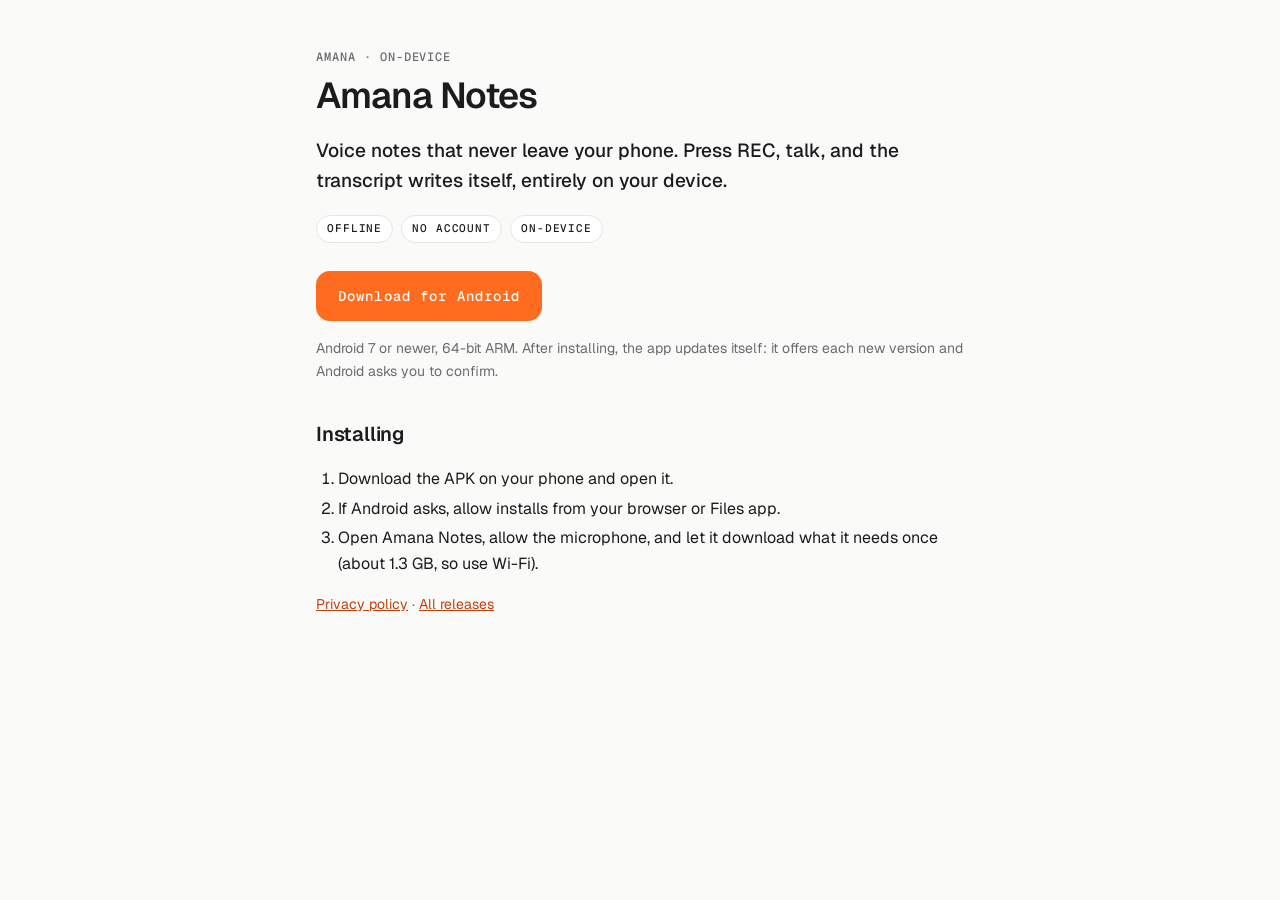
<file: docs/index.html>
<!doctype html>
<html lang="en">
<head>
<meta charset="utf-8">
<meta name="viewport" content="width=device-width, initial-scale=1">
<title>Amana Notes</title>
<link rel="stylesheet" href="style.css">
</head>
<body>
<main>
  <p class="eyebrow">AMANA · ON-DEVICE</p>
  <h1>Amana Notes</h1>
  <p class="lead">Voice notes that never leave your phone. Press REC, talk, and the transcript writes itself, entirely on your device.</p>
  <p class="chips"><span>OFFLINE</span><span>NO ACCOUNT</span><span>ON-DEVICE</span></p>

  <p><a class="button" href="https://github.com/Imperol3/amana-notes/releases/latest/download/amana-notes.apk">Download for Android</a></p>
  <p class="meta">Android 7 or newer, 64-bit ARM. After installing, the app updates itself: it offers each new version and Android asks you to confirm.</p>

  <h2>Installing</h2>
  <ol>
    <li>Download the APK on your phone and open it.</li>
    <li>If Android asks, allow installs from your browser or Files app.</li>
    <li>Open Amana Notes, allow the microphone, and let it download what it needs once (about 1.3 GB, so use Wi-Fi).</li>
  </ol>

  <p class="meta"><a href="privacy.html">Privacy policy</a> · <a href="https://github.com/Imperol3/amana-notes/releases">All releases</a></p>
</main>
</body>
</html>
</file>
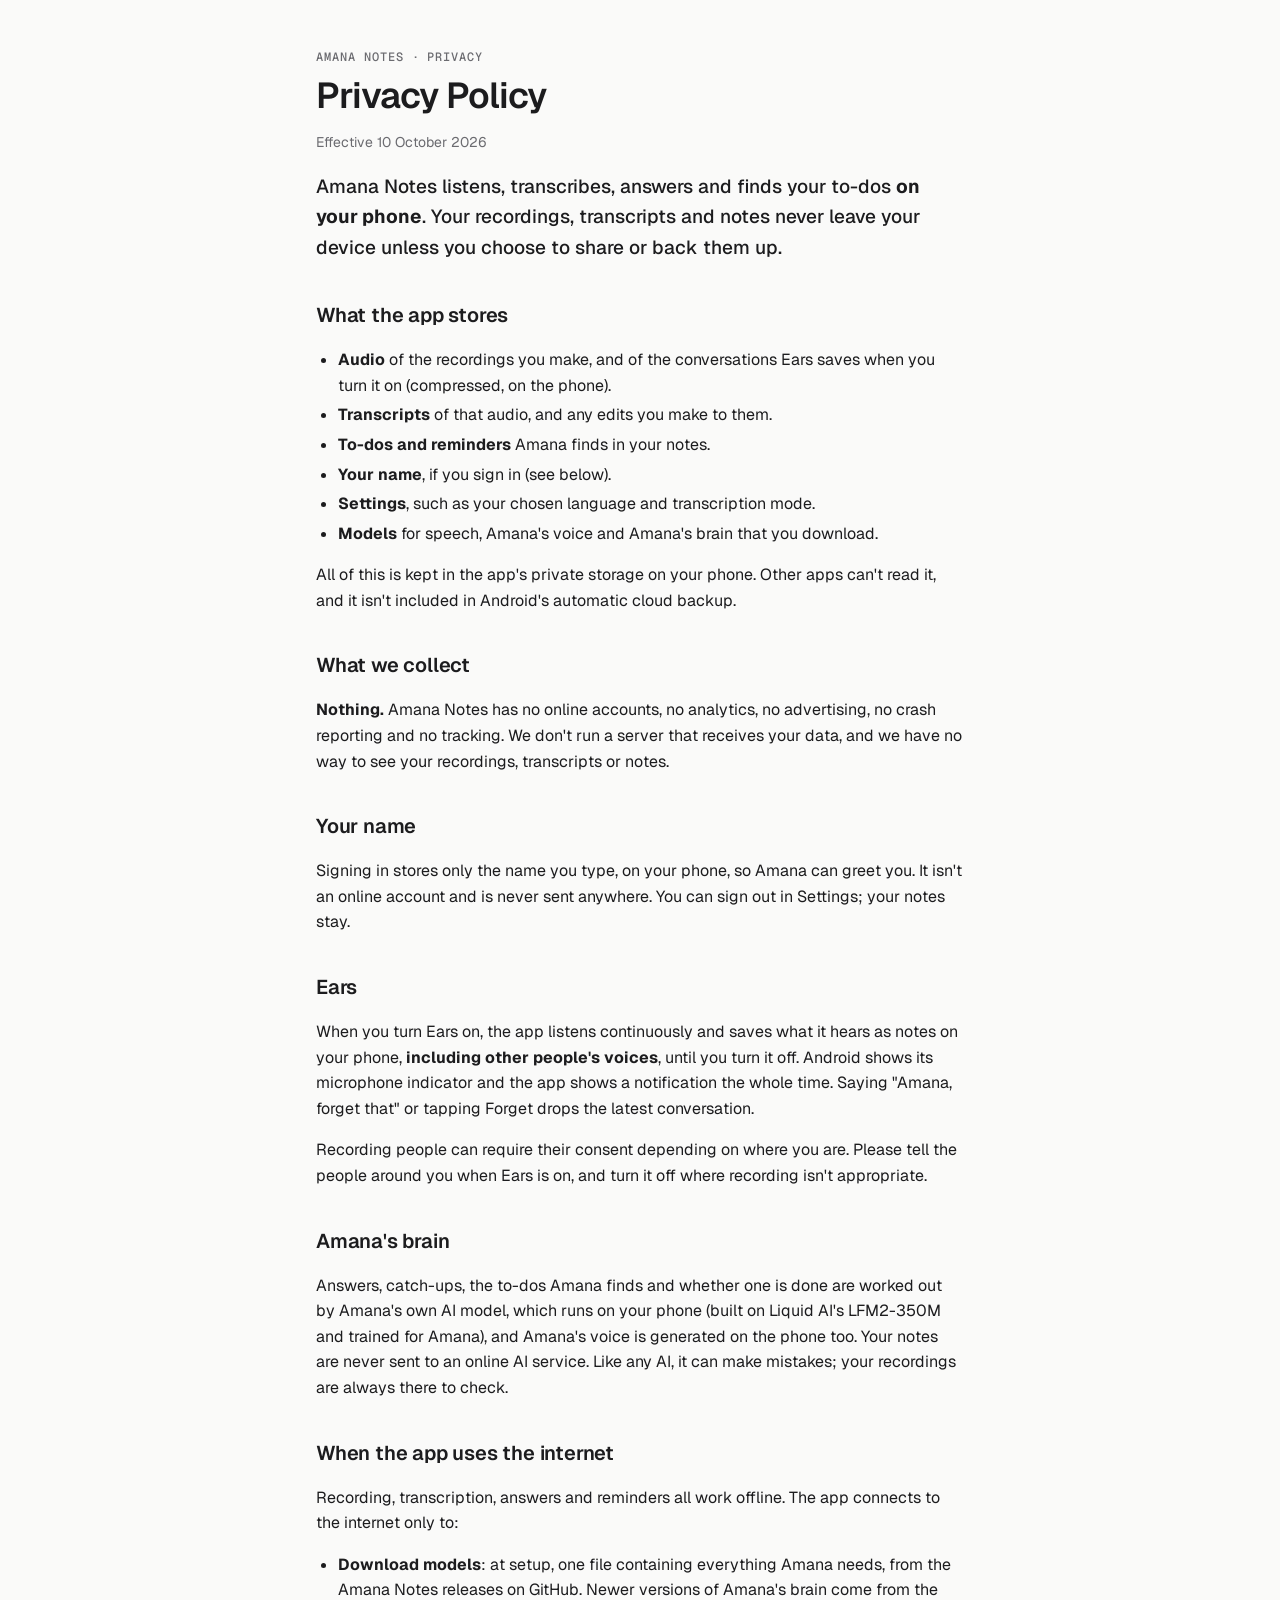
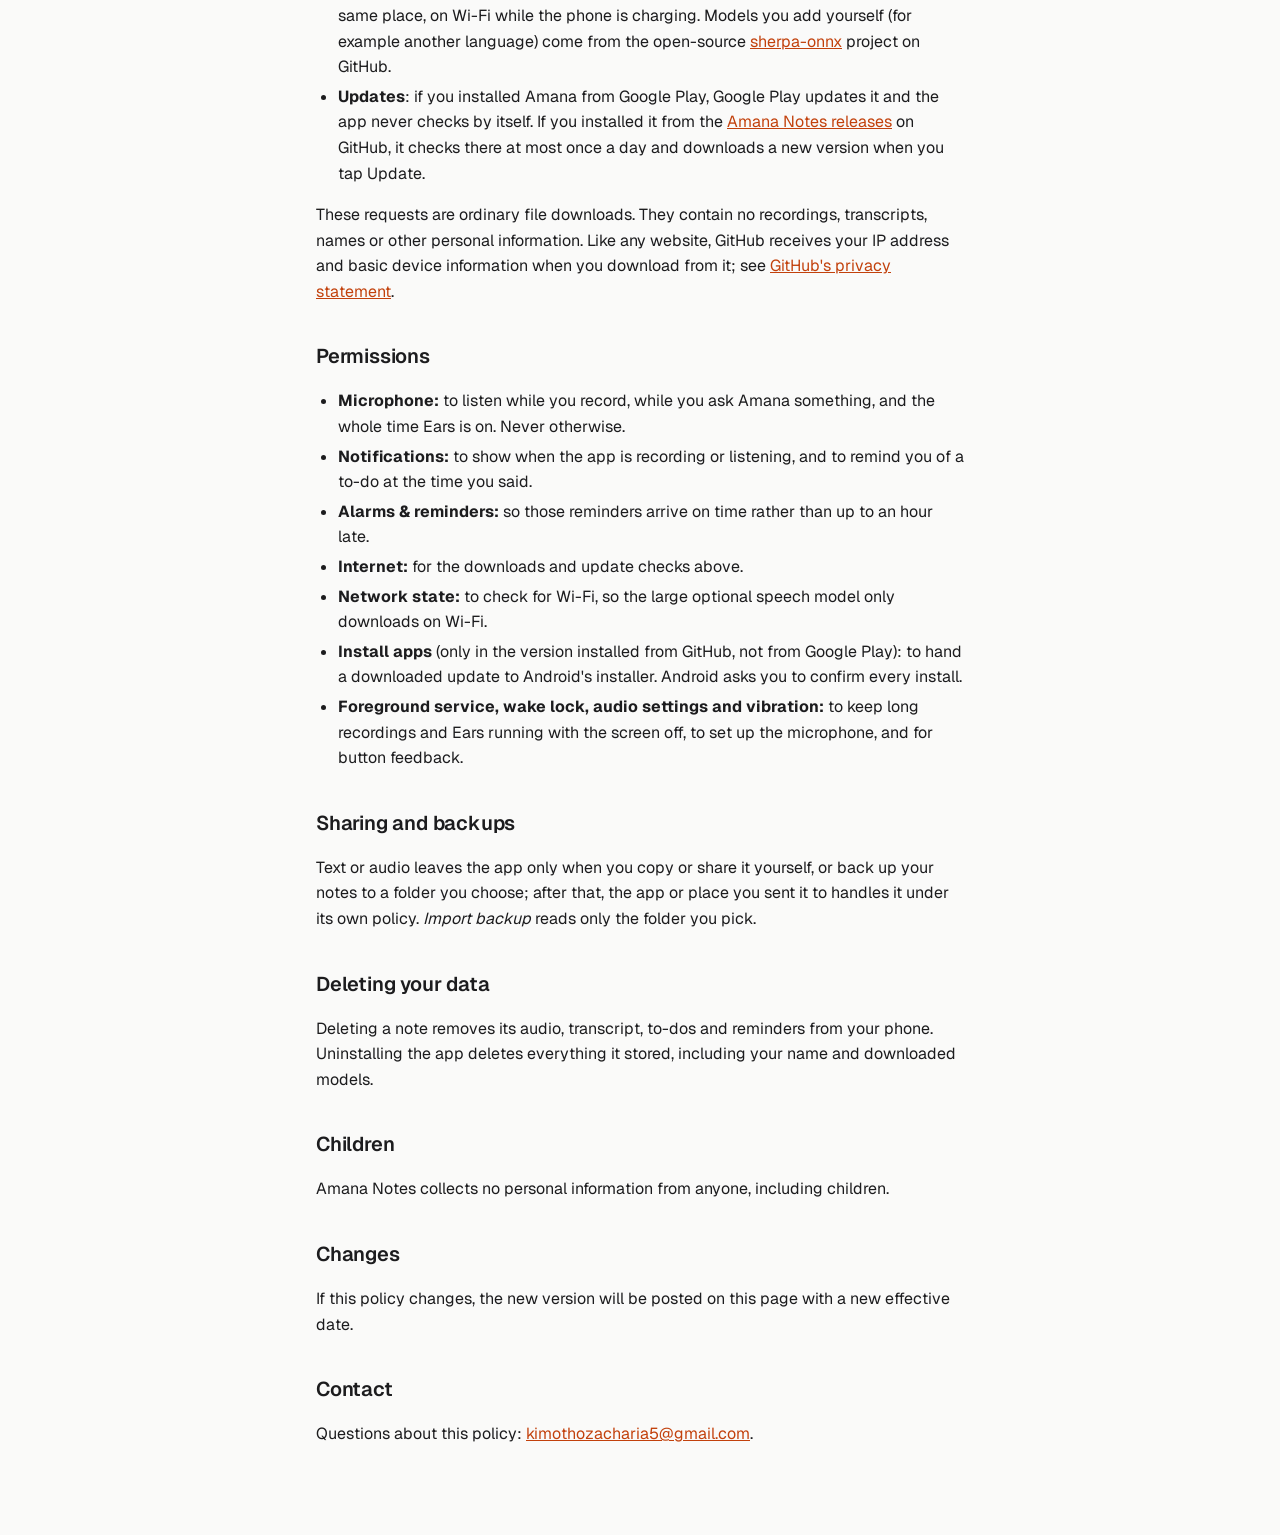
<file: docs/privacy.html>
<!doctype html>
<html lang="en">
<head>
<meta charset="utf-8">
<meta name="viewport" content="width=device-width, initial-scale=1">
<title>Amana Notes · Privacy Policy</title>
<link rel="stylesheet" href="style.css">
</head>
<body>
<main>
  <p class="eyebrow"><a href="./">AMANA NOTES</a> · PRIVACY</p>
  <h1>Privacy Policy</h1>
  <p class="meta">Effective 10 October 2026</p>

  <p class="lead">Amana Notes listens, transcribes, answers and finds your to-dos <strong>on your phone</strong>. Your recordings, transcripts and notes never leave your device unless you choose to share or back them up.</p>

  <h2>What the app stores</h2>
  <ul>
    <li><strong>Audio</strong> of the recordings you make, and of the conversations Ears saves when you turn it on (compressed, on the phone).</li>
    <li><strong>Transcripts</strong> of that audio, and any edits you make to them.</li>
    <li><strong>To-dos and reminders</strong> Amana finds in your notes.</li>
    <li><strong>Your name</strong>, if you sign in (see below).</li>
    <li><strong>Settings</strong>, such as your chosen language and transcription mode.</li>
    <li><strong>Models</strong> for speech, Amana's voice and Amana's brain that you download.</li>
  </ul>
  <p>All of this is kept in the app's private storage on your phone. Other apps can't read it, and it isn't included in Android's automatic cloud backup.</p>

  <h2>What we collect</h2>
  <p><strong>Nothing.</strong> Amana Notes has no online accounts, no analytics, no advertising, no crash reporting and no tracking. We don't run a server that receives your data, and we have no way to see your recordings, transcripts or notes.</p>

  <h2>Your name</h2>
  <p>Signing in stores only the name you type, on your phone, so Amana can greet you. It isn't an online account and is never sent anywhere. You can sign out in Settings; your notes stay.</p>

  <h2>Ears</h2>
  <p>When you turn Ears on, the app listens continuously and saves what it hears as notes on your phone, <strong>including other people's voices</strong>, until you turn it off. Android shows its microphone indicator and the app shows a notification the whole time. Saying "Amana, forget that" or tapping Forget drops the latest conversation.</p>
  <p>Recording people can require their consent depending on where you are. Please tell the people around you when Ears is on, and turn it off where recording isn't appropriate.</p>

  <h2>Amana's brain</h2>
  <p>Answers, catch-ups, the to-dos Amana finds and whether one is done are worked out by Amana's own AI model, which runs on your phone (built on Liquid AI's LFM2-350M and trained for Amana), and Amana's voice is generated on the phone too. Your notes are never sent to an online AI service. Like any AI, it can make mistakes; your recordings are always there to check.</p>

  <h2>When the app uses the internet</h2>
  <p>Recording, transcription, answers and reminders all work offline. The app connects to the internet only to:</p>
  <ul>
    <li><strong>Download models</strong>: at setup, one file containing everything Amana needs, from the Amana Notes releases on GitHub. Newer versions of Amana's brain come from the same place, on Wi-Fi while the phone is charging. Models you add yourself (for example another language) come from the open-source <a href="https://github.com/k2-fsa/sherpa-onnx">sherpa-onnx</a> project on GitHub.</li>
    <li><strong>Updates</strong>: if you installed Amana from Google Play, Google Play updates it and the app never checks by itself. If you installed it from the <a href="https://github.com/Imperol3/amana-notes">Amana Notes releases</a> on GitHub, it checks there at most once a day and downloads a new version when you tap Update.</li>
  </ul>
  <p>These requests are ordinary file downloads. They contain no recordings, transcripts, names or other personal information. Like any website, GitHub receives your IP address and basic device information when you download from it; see <a href="https://docs.github.com/en/site-policy/privacy-policies/github-general-privacy-statement">GitHub's privacy statement</a>.</p>

  <h2>Permissions</h2>
  <ul>
    <li><strong>Microphone:</strong> to listen while you record, while you ask Amana something, and the whole time Ears is on. Never otherwise.</li>
    <li><strong>Notifications:</strong> to show when the app is recording or listening, and to remind you of a to-do at the time you said.</li>
    <li><strong>Alarms &amp; reminders:</strong> so those reminders arrive on time rather than up to an hour late.</li>
    <li><strong>Internet:</strong> for the downloads and update checks above.</li>
    <li><strong>Network state:</strong> to check for Wi-Fi, so the large optional speech model only downloads on Wi-Fi.</li>
    <li><strong>Install apps</strong> (only in the version installed from GitHub, not from Google Play): to hand a downloaded update to Android's installer. Android asks you to confirm every install.</li>
    <li><strong>Foreground service, wake lock, audio settings and vibration:</strong> to keep long recordings and Ears running with the screen off, to set up the microphone, and for button feedback.</li>
  </ul>

  <h2>Sharing and backups</h2>
  <p>Text or audio leaves the app only when you copy or share it yourself, or back up your notes to a folder you choose; after that, the app or place you sent it to handles it under its own policy. <em>Import backup</em> reads only the folder you pick.</p>

  <h2>Deleting your data</h2>
  <p>Deleting a note removes its audio, transcript, to-dos and reminders from your phone. Uninstalling the app deletes everything it stored, including your name and downloaded models.</p>

  <h2>Children</h2>
  <p>Amana Notes collects no personal information from anyone, including children.</p>

  <h2>Changes</h2>
  <p>If this policy changes, the new version will be posted on this page with a new effective date.</p>

  <h2>Contact</h2>
  <p>Questions about this policy: <a href="mailto:kimothozacharia5@gmail.com">kimothozacharia5@gmail.com</a>.</p>
</main>
</body>
</html>
</file>
<file: docs/style.css>
@import url('https://fonts.googleapis.com/css2?family=Geist:wght@400;500;600&family=Geist+Mono:wght@500&display=swap');

:root {
  --page: #fafaf9;
  --panel: #ffffff;
  --ink: #1c1c1e;
  --muted: #6b6b70;
  --line: #e7e5e4;
  --accent: #ff6b1f;
  --accent-text: #c2410c;
}

* { box-sizing: border-box; }

body {
  margin: 0;
  background: var(--page);
  color: var(--ink);
  font: 16px/1.6 'Geist', system-ui, sans-serif;
}

main { max-width: 680px; margin: 0 auto; padding: 48px 16px 72px; }

.eyebrow, .chips span, .button {
  font-family: 'Geist Mono', ui-monospace, monospace;
  font-weight: 500;
  letter-spacing: 0.08em;
}
.eyebrow { font-size: 12px; color: var(--muted); margin: 0 0 8px; }
.eyebrow a { color: inherit; text-decoration: none; }

h1 { font-weight: 600; font-size: 36px; letter-spacing: -0.03em; line-height: 1.15; margin: 0 0 8px; }
h2 { font-weight: 600; font-size: 20px; letter-spacing: -0.01em; margin: 36px 0 8px; }

.lead { font-size: 19px; font-weight: 500; }
.meta { color: var(--muted); font-size: 14px; }

a { color: var(--accent-text); }
ul, ol { padding-left: 22px; }
li { margin: 4px 0; }

.chips { display: flex; flex-wrap: wrap; gap: 8px; }
.chips span {
  font-size: 11px;
  padding: 4px 10px;
  border: 1px solid var(--line);
  border-radius: 999px;
  background: var(--panel);
}

.button {
  display: inline-block;
  margin-top: 12px;
  padding: 14px 22px;
  border-radius: 14px;
  background: var(--accent);
  color: #fff;
  text-decoration: none;
  font-size: 14px;
}

.placeholder { background: #fff1e8; color: var(--accent-text); padding: 1px 6px; border-radius: 6px; }
</file>
